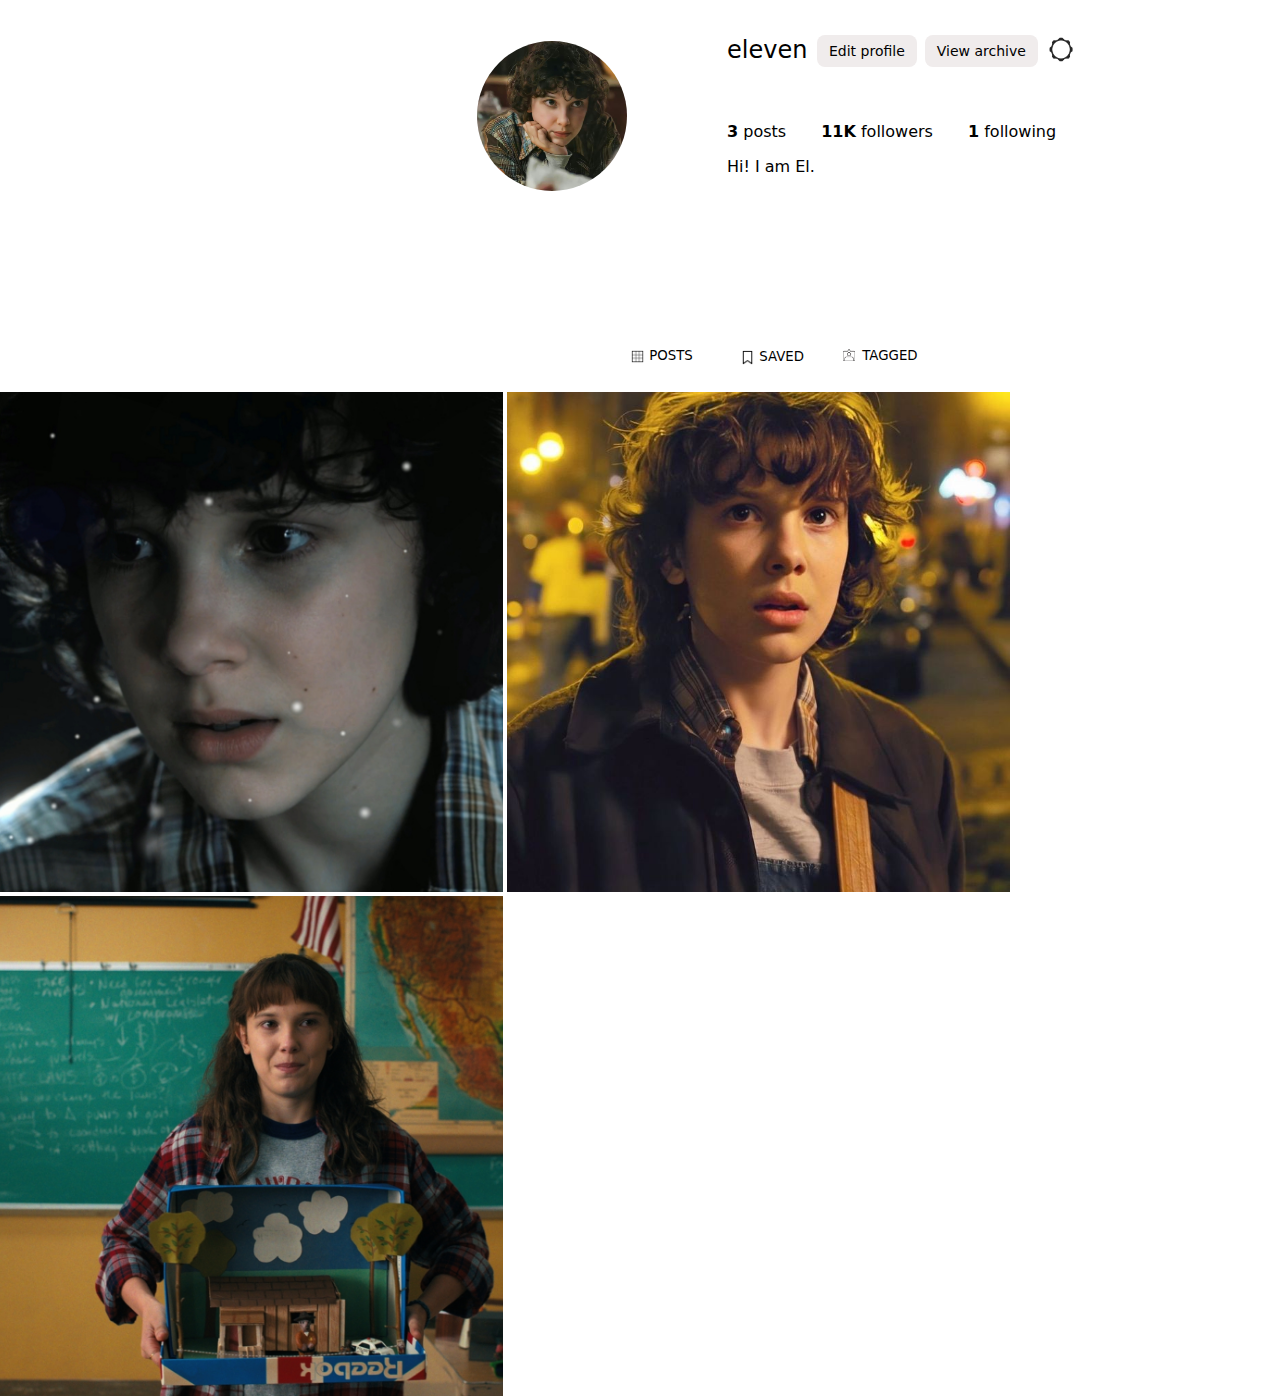
<file: index.html>
<!DOCTYPE html>
<html lang="en">
<head>
    <meta charset="UTF-8">
    <meta name="viewport" content="width=device-width, initial-scale=1.0">
    <title>Eleven Homepage</title>
    <link rel="stylesheet" href="myhomepage.css">
</head>
<body style="margin: 0px;">
    <a href="https://google.com" target="_blank" title="Change profile photo"><img class="profile_picture" src="images/el1.jpg" alt="Eleven"></a>
    <h1>
        <a id="profile_name" href="https://google.com">eleven</a>
        <a class="button" href="https://google.com" target="_blank">Edit profile</a>
        <a class="button" href="https://google.com" target="_blank">View archive</a>
        <a href="https://google.com" target="_blank" title="Options"><img id="setting_button" src="images/instagram_setting_button.png"></a>
    </h1>
    <p class="sub_data">
        <b>3</b> posts
        <a style="margin-left: 30px" class="sub_data" href="https://google.com" target="_blank"><b>11K</b> followers</a>
        <a style="margin-left: 30px" class="sub_data" href="https://google.com" target="_blank"><b>1</b> following</a>

    </p>
    <p id="description">Hi! I am El.</p>
    <br>
    <br>
    <br>
    <br>
    <br>
    <p id="posts">
        <img style="width: 15px; position: relative; top: 4px;" src="images/posts_icon.png">
        POSTS
    </p>
    <p id="saved">
        <img style="width: 15px; position: relative; top: 4px;" src="images/saved_icon.png">
        SAVED
    </p>
    <p id="tagged">
        <img style="width: 18px; position: relative; top: 4px;" src="images/tagged_icon.png">
        TAGGED
    </p>
    <img class="my_photos" src="images/el2.jpg" alt="Eleven">
    <img class="my_photos" src="images/el3.jpg" alt="Eleven">
    <img class="my_photos" src="images/el4.jpg" alt="Eleven">
</body>
</html>
</file>
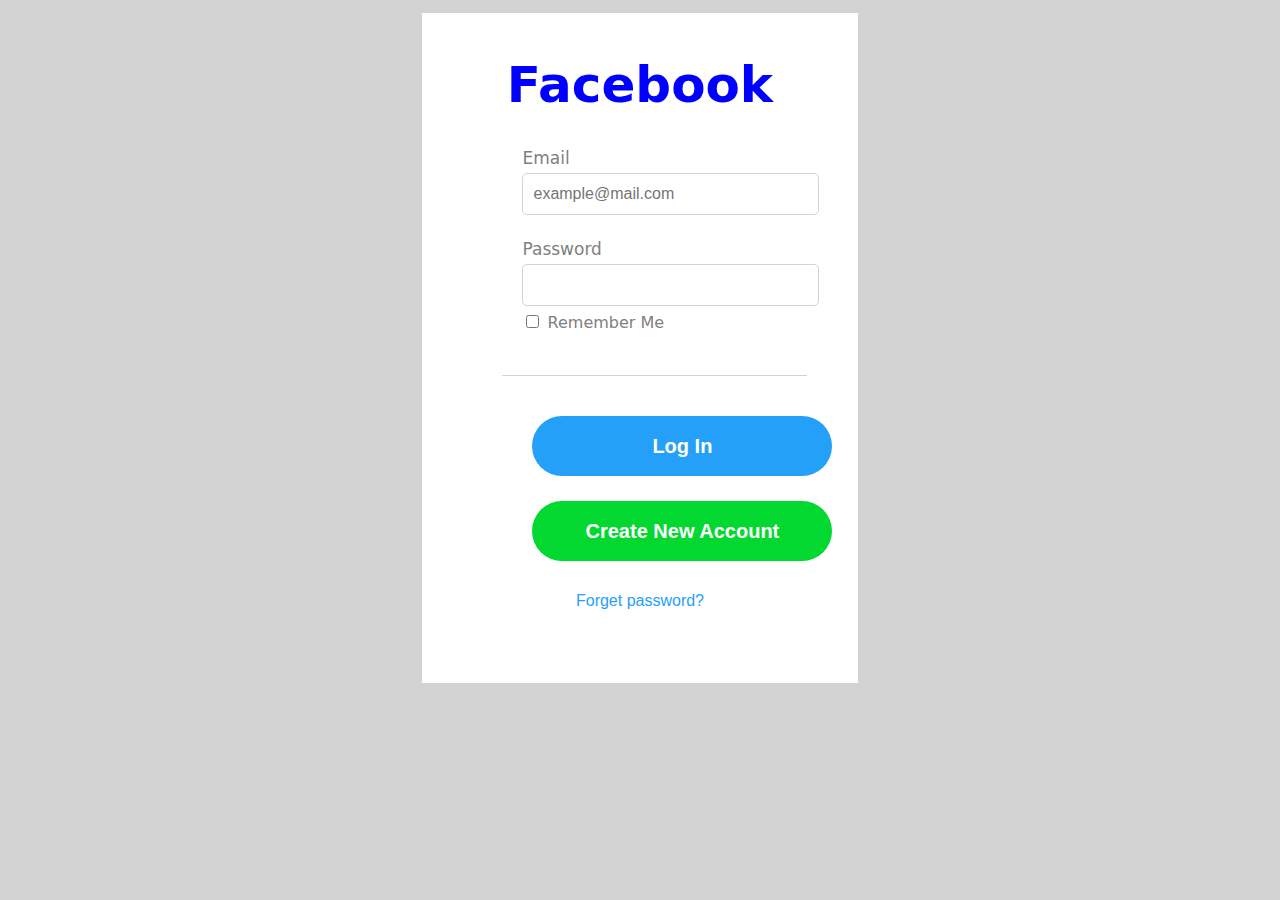
<file: facebook.html>
<!DOCTYPE html>
<html lang="en">
<head>
    <meta charset="UTF-8">
    <meta name="viewport" content="width=device-width, initial-scale=1.0">
    <title>Document</title>
    <link rel="stylesheet" href="facebook.css">
</head>
<body>
    <div class="mainBox">
        <h1>Facebook</h1>
        <div class="subBox">
            <label>Email</label>
            <input type="email" class="string" required title="Please fill your email address here" placeholder="example@mail.com">
            <div class="requiredField">This field is required.</div>
        </div>
        <div class="subBox">
            <label>Password</label>
            <input type="password" class="string" title="Please fill your password here" required>
            <div class="requiredField">This field is required.</div>
        </div>
        <div class="checkBox">
            <input style="cursor: pointer" type="checkbox">
            Remember Me
        </div>
        <div id="cutline"></div>
        <div>
            <button class="button1">Log In</button>
        </div>
        <div>
            <button class="button2">Create New Account</button>
        </div>
        <div class="forget">
            <a id="forget" href="https://www.google.com" target="_self">Forget password?</a>
        </div>
    </div>
</body>
</html>
</file>
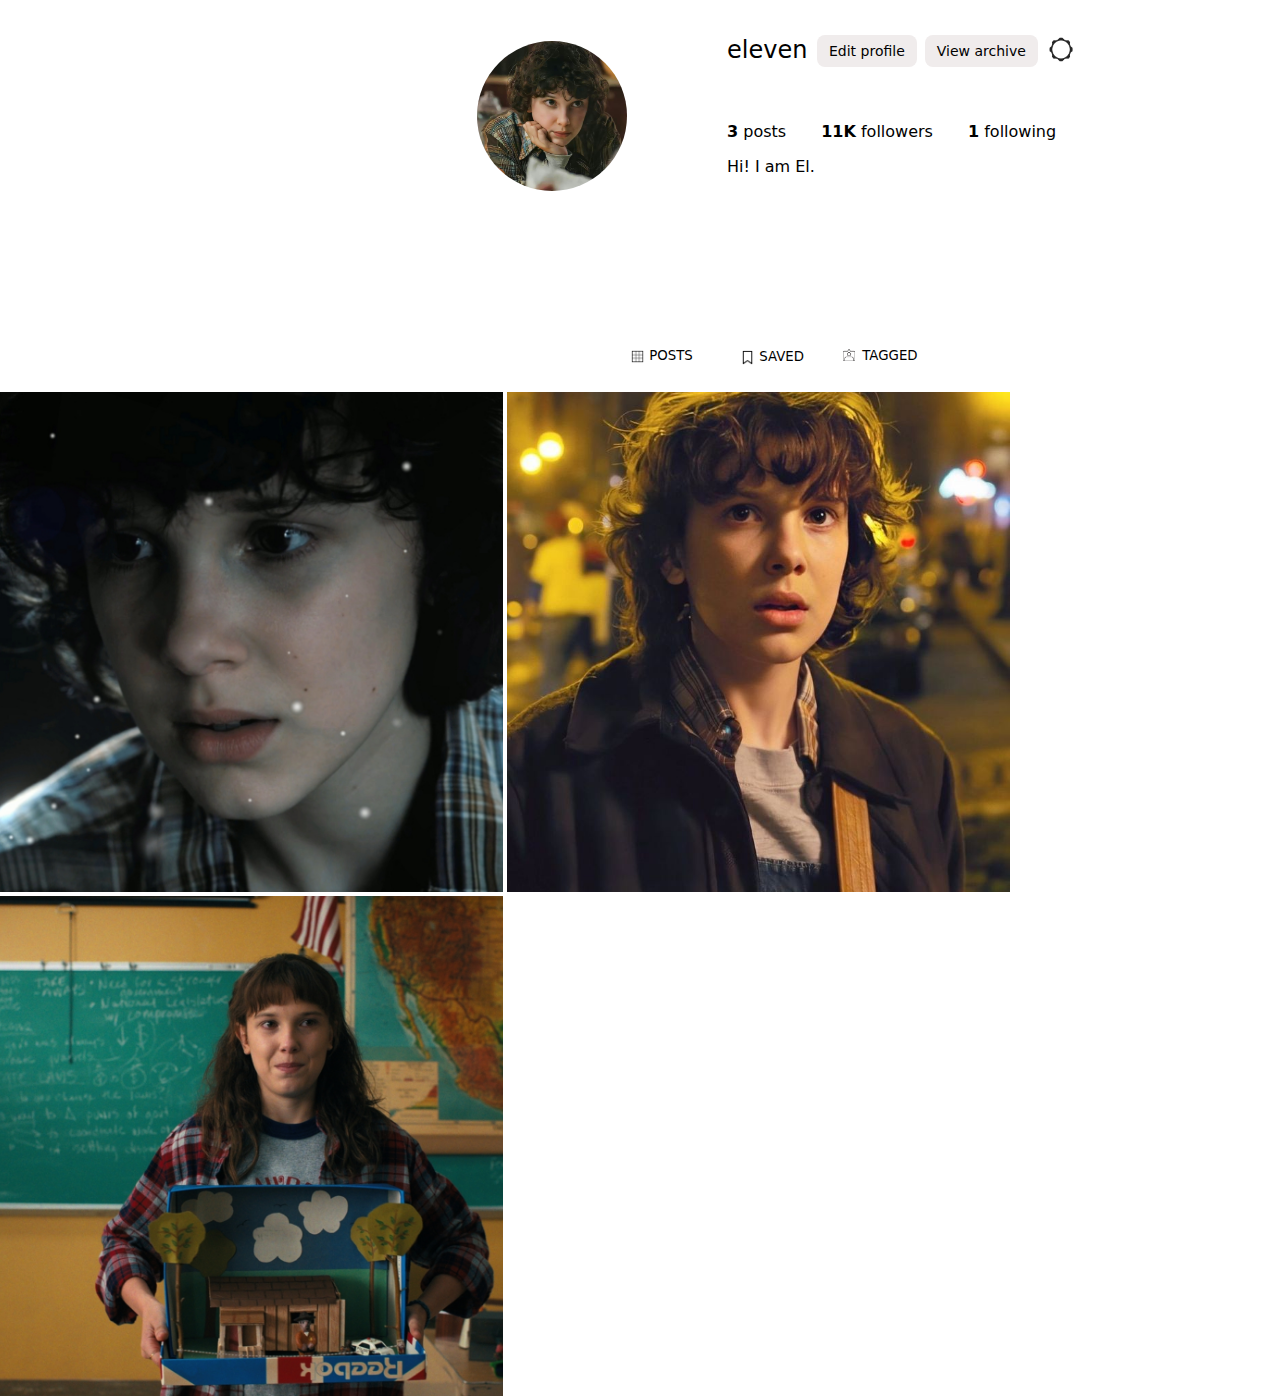
<file: myhomepage.html>
<!DOCTYPE html>
<html lang="en">
<head>
    <meta charset="UTF-8">
    <meta name="viewport" content="width=device-width, initial-scale=1.0">
    <title>Eleven Homepage</title>
    <link rel="stylesheet" href="myhomepage.css">
</head>
<body style="margin: 0px;">
    <a href="https://google.com" target="_blank" title="Change profile photo"><img class="profile_picture" src="images/el1.jpg" alt="Eleven"></a>
    <h1>
        <a id="profile_name" href="https://google.com">eleven</a>
        <a class="button" href="https://google.com" target="_blank">Edit profile</a>
        <a class="button" href="https://google.com" target="_blank">View archive</a>
        <a href="https://google.com" target="_blank" title="Options"><img id="setting_button" src="images/instagram_setting_button.png"></a>
    </h1>
    <p class="sub_data">
        <b>3</b> posts
        <a style="margin-left: 30px" class="sub_data" href="https://google.com" target="_blank"><b>11K</b> followers</a>
        <a style="margin-left: 30px" class="sub_data" href="https://google.com" target="_blank"><b>1</b> following</a>

    </p>
    <p id="description">Hi! I am El.</p>
    <br>
    <br>
    <br>
    <br>
    <br>
    <p id="posts">
        <img style="width: 15px; position: relative; top: 4px;" src="images/posts_icon.png">
        POSTS
    </p>
    <p id="saved">
        <img style="width: 15px; position: relative; top: 4px;" src="images/saved_icon.png">
        SAVED
    </p>
    <p id="tagged">
        <img style="width: 18px; position: relative; top: 4px;" src="images/tagged_icon.png">
        TAGGED
    </p>
    <img class="my_photos" src="images/el2.jpg" alt="Eleven">
    <img class="my_photos" src="images/el3.jpg" alt="Eleven">
    <img class="my_photos" src="images/el4.jpg" alt="Eleven">
</body>
</html>
</file>
<file: myhomepage.css>
#profile_name {
    font-weight: 390;
    font-size: 24px;
    position: relative;
    top: 15px;
    margin-right: 0;
    font-family: system-ui, -apple-system, BlinkMacSystemFont, 'Segoe UI', Roboto, Oxygen, Ubuntu, Cantarell, 'Open Sans', 'Helvetica Neue', sans-serif;
    display: block;
    text-align: inherit;
    text-decoration: none;
    color: black;
}

img.profile_picture {
    width: 150px;
    border-radius: 100px;
    float: left;
    margin-top: 20px;
    margin-bottom: 100px;
    margin-left: 477px;
    margin-right: 100px;
}

.button {
    color: black;
    text-decoration: none;
    font-size: 14px;
    font-weight: 500;
    font-family: system-ui, -apple-system, BlinkMacSystemFont, 'Segoe UI', Roboto, Oxygen, Ubuntu, Cantarell, 'Open Sans', 'Helvetica Neue', sans-serif;
    background-color: rgb(240,236,236);
    border-radius: 8px;
    padding-top: 8px;
    padding-bottom: 8px;
    padding-left: 12px;
    padding-right: 12px;
    position: relative;
    right: -90px;
    top: -37px;
}

#setting_button {
    width: 40px;
    position: relative;
    right: -85px;
    top: -20px;
}

.sub_data {
    font-family: system-ui, -apple-system, BlinkMacSystemFont, 'Segoe UI', Roboto, Oxygen, Ubuntu, Cantarell, 'Open Sans', 'Helvetica Neue', sans-serif;
    color: black;
    text-decoration: none;
}

#description {
    font-family: system-ui, -apple-system, BlinkMacSystemFont, 'Segoe UI', Roboto, Oxygen, Ubuntu, Cantarell, 'Open Sans', 'Helvetica Neue', sans-serif;
    display: block;
}

#posts {
    font-family: system-ui, -apple-system, BlinkMacSystemFont, 'Segoe UI', Roboto, Oxygen, Ubuntu, Cantarell, 'Open Sans', 'Helvetica Neue', sans-serif;
    position:relative;
    left: 630px;
    font-size: smaller;
    font-weight:500;
    top: 50px;
}

#saved {
    font-family: system-ui, -apple-system, BlinkMacSystemFont, 'Segoe UI', Roboto, Oxygen, Ubuntu, Cantarell, 'Open Sans', 'Helvetica Neue', sans-serif;
    position:relative;
    left: 740px;
    top: 19px;
    font-size: smaller;
    font-weight:500;
}

#tagged {
    font-family: system-ui, -apple-system, BlinkMacSystemFont, 'Segoe UI', Roboto, Oxygen, Ubuntu, Cantarell, 'Open Sans', 'Helvetica Neue', sans-serif;
    position: relative;
    left: 840px;
    top: -16px;
    font-size: smaller;
    font-weight:500;
}

img.my_photos {
    width: 503px;
    height: 500px;
    object-fit: cover;
}
</file>
<file: facebook.css>
body {
    background-color: lightgray;
    margin: 0px;
}

.mainBox {
    margin-top: 1%;
    margin-left: 33%;
    margin-right: 33%;
    padding-top: 10px;
    background-color: white;
    width: 34%;
    height: 660px;
    font-family: system-ui, -apple-system, BlinkMacSystemFont, 'Segoe UI', Roboto, Oxygen, Ubuntu, Cantarell, 'Open Sans', 'Helvetica Neue', sans-serif;
    
}

.subBox {
    margin-top: 5%;
    margin-bottom: 0%;
    margin-left: 33%;
    margin-right: 33%;
    color: gray;
    position: relative;
    left: -10%;
}

input.string {
    margin-top: 5px;
    margin-bottom: 2px;
    border: 1px lightgray solid;
    border-radius: 5px;
    width: 275px;
    height: 30px;
    font-size: 16px;
    font-weight: 200;
    font-family: Arial, Helvetica, sans-serif;
    text-align: left;
    padding: 5px 10px;
}

input.string:hover {
    display requiredField:block;
}

.checkBox {
    margin-top: 1%;
    margin-bottom: 10%;
    margin-left: 33%;
    margin-right: 33%;
    color: gray;
    position: relative;
    left: -10%;
}

h1 {
    text-align: center;
    font-size: 50px;
    color: blue;
}

label {
    font-size: 17px;
    display: block;
}

.requiredField {
    color: red;
    display: none;
}

#cutline {
    border-bottom: 1px solid lightgray;
    width: 70%;
    position: relative;
    left: 80px;
    margin-top: 10px
}

.button1 {
    margin-top: 40px;
    width: 300px;
    height: 60px;
    font-size: 20px;
    color: white;
    font-family: Arial, Helvetica, sans-serif;
    font-weight: 700;
    text-align: center;
    position: relative;
    left: 110px;
    border: none;
    border-radius: 150px;
    background-color: rgb(36, 160, 249);
    cursor: pointer;
}

.button1:hover {
    background-color: rgb(63, 169, 245);
}

.button2 {
    margin-top: 25px;
    width: 300px;
    height: 60px;
    font-size: 20px;
    color: white;
    font-family: Arial, Helvetica, sans-serif;
    font-weight: 700;
    text-align: center;
    position: relative;
    left: 110px;
    border: none;
    border-radius: 150px;
    background-color: rgb(2, 216, 48);
    cursor: pointer;
}

.forget {
    text-align: center;
    margin-top: 30px;
}

#forget {
    color: rgb(36, 160, 249);
    font-family: Arial, Helvetica, sans-serif;
    font-size: 16px;
    text-decoration: none;
}
</file>
